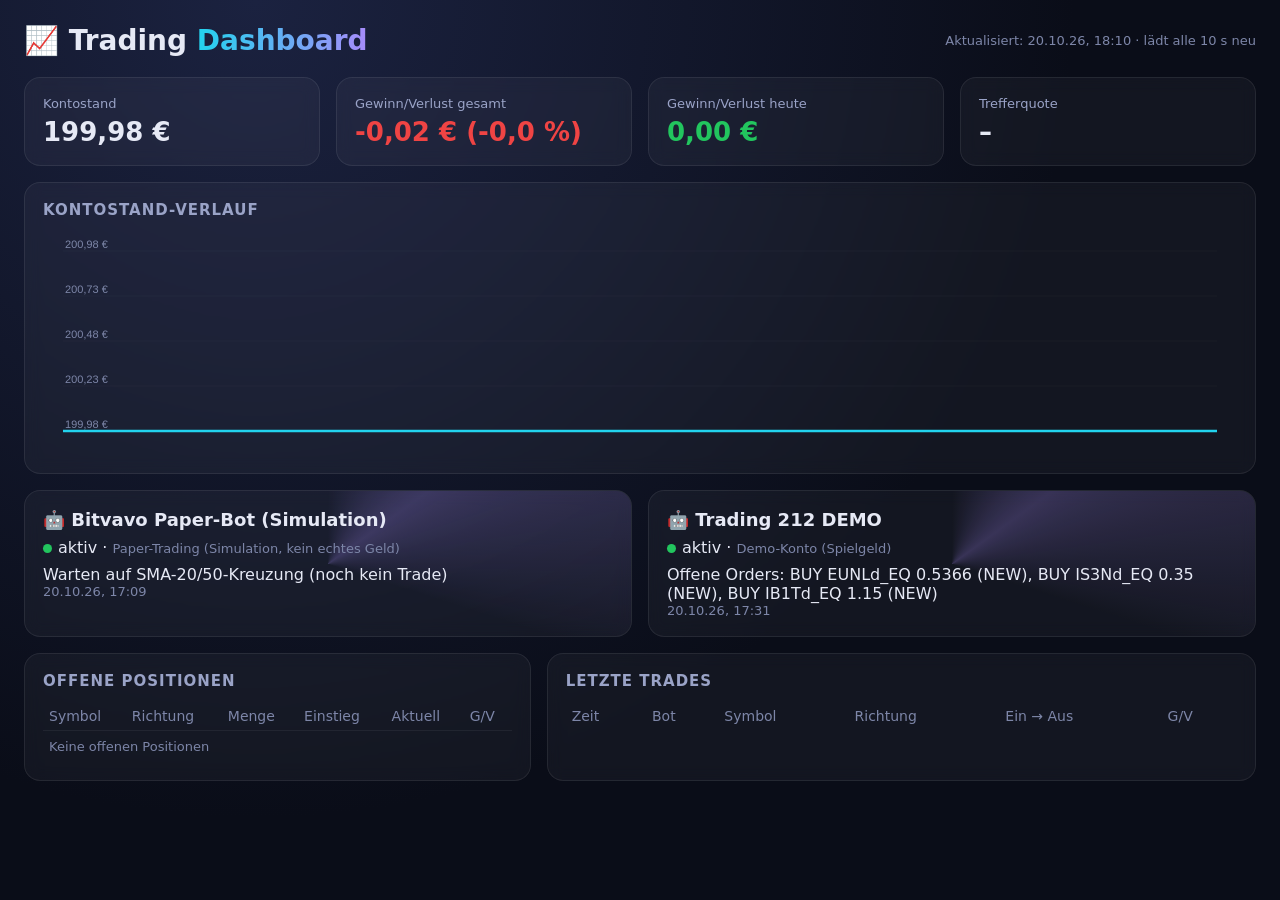
<file: index.html>
<!DOCTYPE html><html lang="de"><head><meta charset="utf-8"><meta name="viewport" content="width=device-width,initial-scale=1">
<title>Trading Dashboard</title><link rel="stylesheet" href="style.css"></head><body>
<div id="banner" class="banner hidden">⚠️ Beispieldaten – keine echten Trades</div>
<header><h1>📈 Trading <span>Dashboard</span></h1><div id="upd" class="muted"></div></header>
<section class="kpis">
 <div class="kpi"><div class="l">Kontostand</div><div class="v" id="k-bal">–</div></div>
 <div class="kpi"><div class="l">Gewinn/Verlust gesamt</div><div class="v" id="k-pnl">–</div></div>
 <div class="kpi"><div class="l">Gewinn/Verlust heute</div><div class="v" id="k-today">–</div></div>
 <div class="kpi"><div class="l">Trefferquote</div><div class="v" id="k-win">–</div></div>
</section>
<section class="card"><h2>Kontostand-Verlauf</h2><canvas id="chart" height="220"></canvas></section>
<section class="bots" id="bots"></section>
<section class="grid2">
 <div class="card"><h2>Offene Positionen</h2><table id="pos"></table></div>
 <div class="card"><h2>Letzte Trades</h2><table id="trades"></table></div>
</section>
<script src="app.js"></script></body></html>
</file>
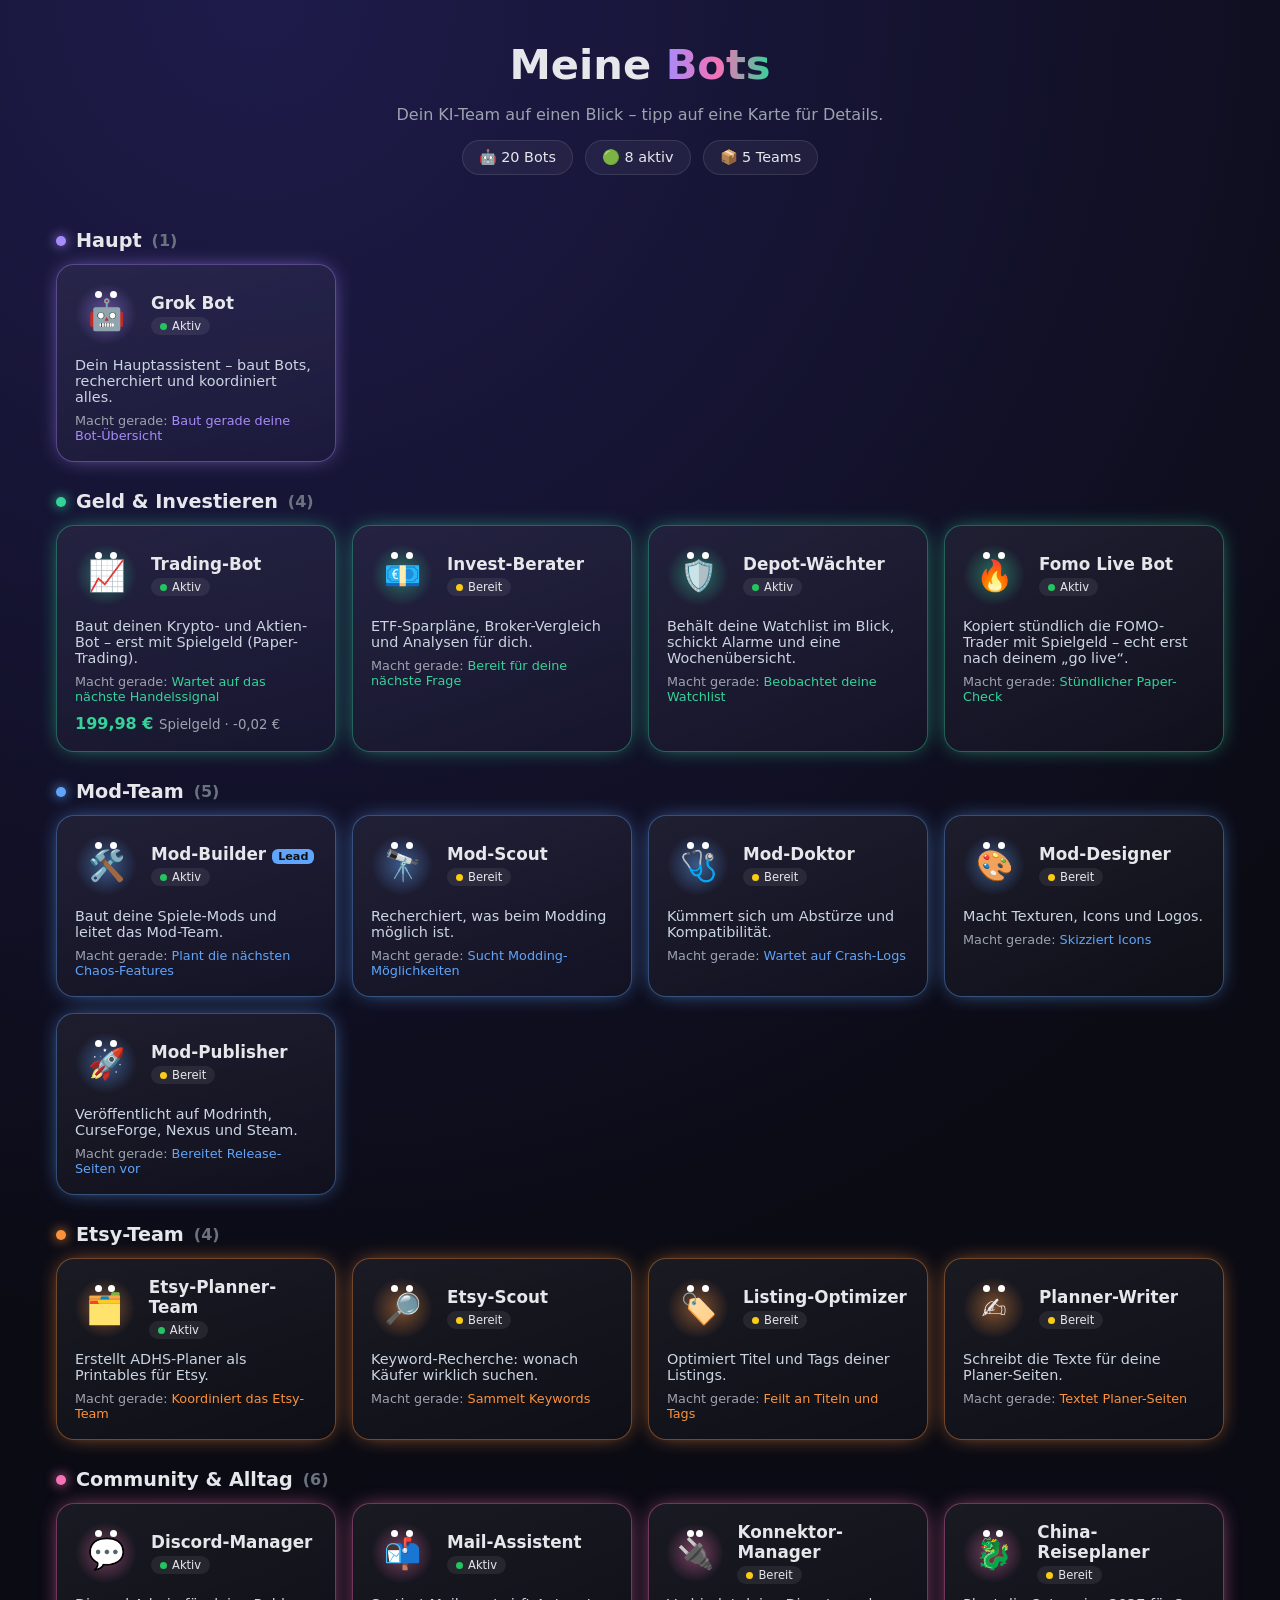
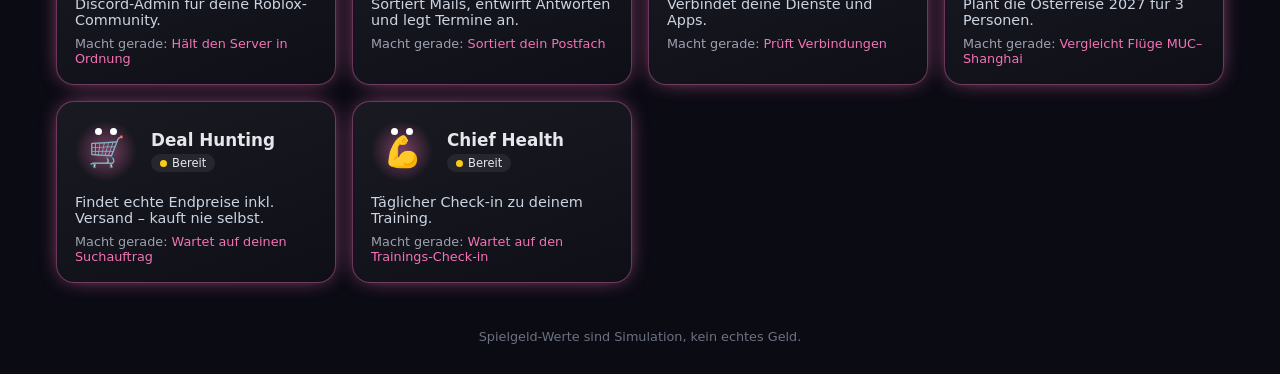
<file: bots/index.html>
<!doctype html><html lang="de"><head><meta charset="utf-8"><meta name="viewport" content="width=device-width,initial-scale=1">
<title>Meine Bots</title><link rel="stylesheet" href="style.css"></head><body>
<header><h1>Meine <span>Bots</span></h1><p>Dein KI-Team auf einen Blick – tipp auf eine Karte für Details.</p><div id="stats"></div></header>
<main id="app"></main><footer>Spielgeld-Werte sind Simulation, kein echtes Geld.</footer>
<script src="app.js"></script></body></html>
</file>
<file: style.css>
*{box-sizing:border-box}body{margin:0;font-family:Inter,system-ui,sans-serif;background:radial-gradient(circle at 20% 0,#1b2240,#0a0d18 60%);color:#e6e9f5;min-height:100vh;padding:24px}
.banner{background:linear-gradient(90deg,#f59e0b,#ef4444);color:#111;font-weight:700;text-align:center;padding:10px;border-radius:12px;margin-bottom:18px;letter-spacing:.5px}
.hidden{display:none}header{display:flex;justify-content:space-between;align-items:center;margin-bottom:20px}
h1{margin:0;font-size:28px}h1 span{background:linear-gradient(90deg,#22d3ee,#a78bfa);-webkit-background-clip:text;color:transparent}
h2{margin:0 0 12px;font-size:15px;color:#9aa3c7;text-transform:uppercase;letter-spacing:1px}.muted{color:#7d86a8;font-size:13px}
.kpis{display:grid;grid-template-columns:repeat(4,1fr);gap:16px;margin-bottom:16px}
.kpi,.card,.bot{background:rgba(255,255,255,.04);border:1px solid rgba(255,255,255,.08);border-radius:16px;padding:18px;backdrop-filter:blur(8px)}
.kpi .l{color:#9aa3c7;font-size:13px}.kpi .v{font-size:26px;font-weight:700;margin-top:6px}
.pos{color:#22c55e}.neg{color:#ef4444}.card{margin-bottom:16px}canvas{width:100%}
.bots{display:grid;grid-template-columns:repeat(auto-fit,minmax(280px,1fr));gap:16px;margin-bottom:16px}
.bot{position:relative;overflow:hidden}.bot::before{content:"";position:absolute;inset:-50%;background:conic-gradient(from 0deg,transparent,rgba(167,139,250,.25),transparent 30%);animation:spin 6s linear infinite}
.bot>*{position:relative}.bot .n{font-size:18px;font-weight:700}.dot{display:inline-block;width:9px;height:9px;border-radius:50%;background:#22c55e;margin-right:6px;animation:pulse 1.6s infinite}
@keyframes spin{to{transform:rotate(360deg)}}@keyframes pulse{50%{opacity:.3}}
.grid2{display:grid;grid-template-columns:1fr 1.4fr;gap:16px}table{width:100%;border-collapse:collapse;font-size:14px}
th{text-align:left;color:#7d86a8;font-weight:500;padding:6px}td{padding:8px 6px;border-top:1px solid rgba(255,255,255,.06)}
@media(max-width:800px){.kpis{grid-template-columns:1fr 1fr}.grid2{grid-template-columns:1fr}}
</file>
<file: bots/style.css>
*{box-sizing:border-box}body{margin:0;font-family:system-ui,Segoe UI,sans-serif;background:radial-gradient(circle at 20% 0,#1e1b4b,#0b0b14 60%);color:#e5e7eb;min-height:100vh}
header{text-align:center;padding:40px 16px 10px}h1{font-size:2.6rem;margin:0}h1 span{background:linear-gradient(90deg,#a78bfa,#f472b6,#34d399);-webkit-background-clip:text;color:transparent}
header p{color:#9ca3af}#stats{display:flex;gap:12px;justify-content:center;flex-wrap:wrap}.stat{background:#ffffff0d;border:1px solid #ffffff1a;padding:8px 16px;border-radius:999px;font-size:.9rem}
main{max-width:1200px;margin:auto;padding:16px}.gruppe h2{display:flex;align-items:center;gap:10px;font-size:1.2rem;margin:28px 0 12px}.gruppe h2 i{width:10px;height:10px;border-radius:50%;background:var(--c);box-shadow:0 0 12px var(--c)}
.grid{display:grid;grid-template-columns:repeat(auto-fill,minmax(250px,1fr));gap:16px}
.card{position:relative;background:linear-gradient(160deg,#ffffff10,#ffffff05);border:1px solid color-mix(in srgb,var(--c) 40%,transparent);border-radius:18px;padding:18px;cursor:pointer;transition:.3s;box-shadow:0 0 22px -8px var(--c);animation:in .6s both}
.card:hover{transform:translateY(-4px);box-shadow:0 0 34px -4px var(--c)}@keyframes in{from{opacity:0;transform:translateY(16px)}}
.top{display:flex;gap:14px;align-items:center}.ava{position:relative;width:62px;height:62px;border-radius:50%;display:grid;place-items:center;font-size:30px;background:radial-gradient(circle,color-mix(in srgb,var(--c) 45%,transparent),transparent 70%);animation:breathe 3.2s ease-in-out infinite}
.ava::before,.ava::after{content:"";position:absolute;top:8px;width:7px;height:7px;background:#fff;border-radius:50%;animation:blink 4s infinite}.ava::before{left:20px}.ava::after{right:20px}
@keyframes breathe{50%{transform:scale(1.08)}}@keyframes blink{0%,92%,100%{transform:scaleY(1)}95%{transform:scaleY(.1)}}
.name{font-weight:700;font-size:1.05rem}.lead{font-size:.7rem;background:var(--c);color:#111;padding:1px 6px;border-radius:6px;margin-left:6px}
.pill{display:inline-flex;align-items:center;gap:5px;font-size:.72rem;padding:2px 9px;border-radius:999px;margin-top:4px;background:#ffffff12}.pill b{width:7px;height:7px;border-radius:50%;background:#facc15}.pill.aktiv b{background:#22c55e;animation:pulse 1.6s infinite}
@keyframes pulse{50%{box-shadow:0 0 0 5px #22c55e33}}
.desc{color:#cbd5e1;font-size:.9rem;margin:12px 0 8px}.macht{font-size:.8rem;color:#9ca3af}.macht em{color:var(--c);font-style:normal}
.geld{margin-top:10px;font-weight:700;color:#34d399}.geld small{color:#9ca3af;font-weight:400}
.det{max-height:0;overflow:hidden;transition:max-height .4s;font-size:.83rem;color:#cbd5e1}.card.open .det{max-height:200px;margin-top:10px;border-top:1px solid #ffffff1a;padding-top:10px}
footer{text-align:center;color:#6b7280;font-size:.8rem;padding:30px}
</file>
